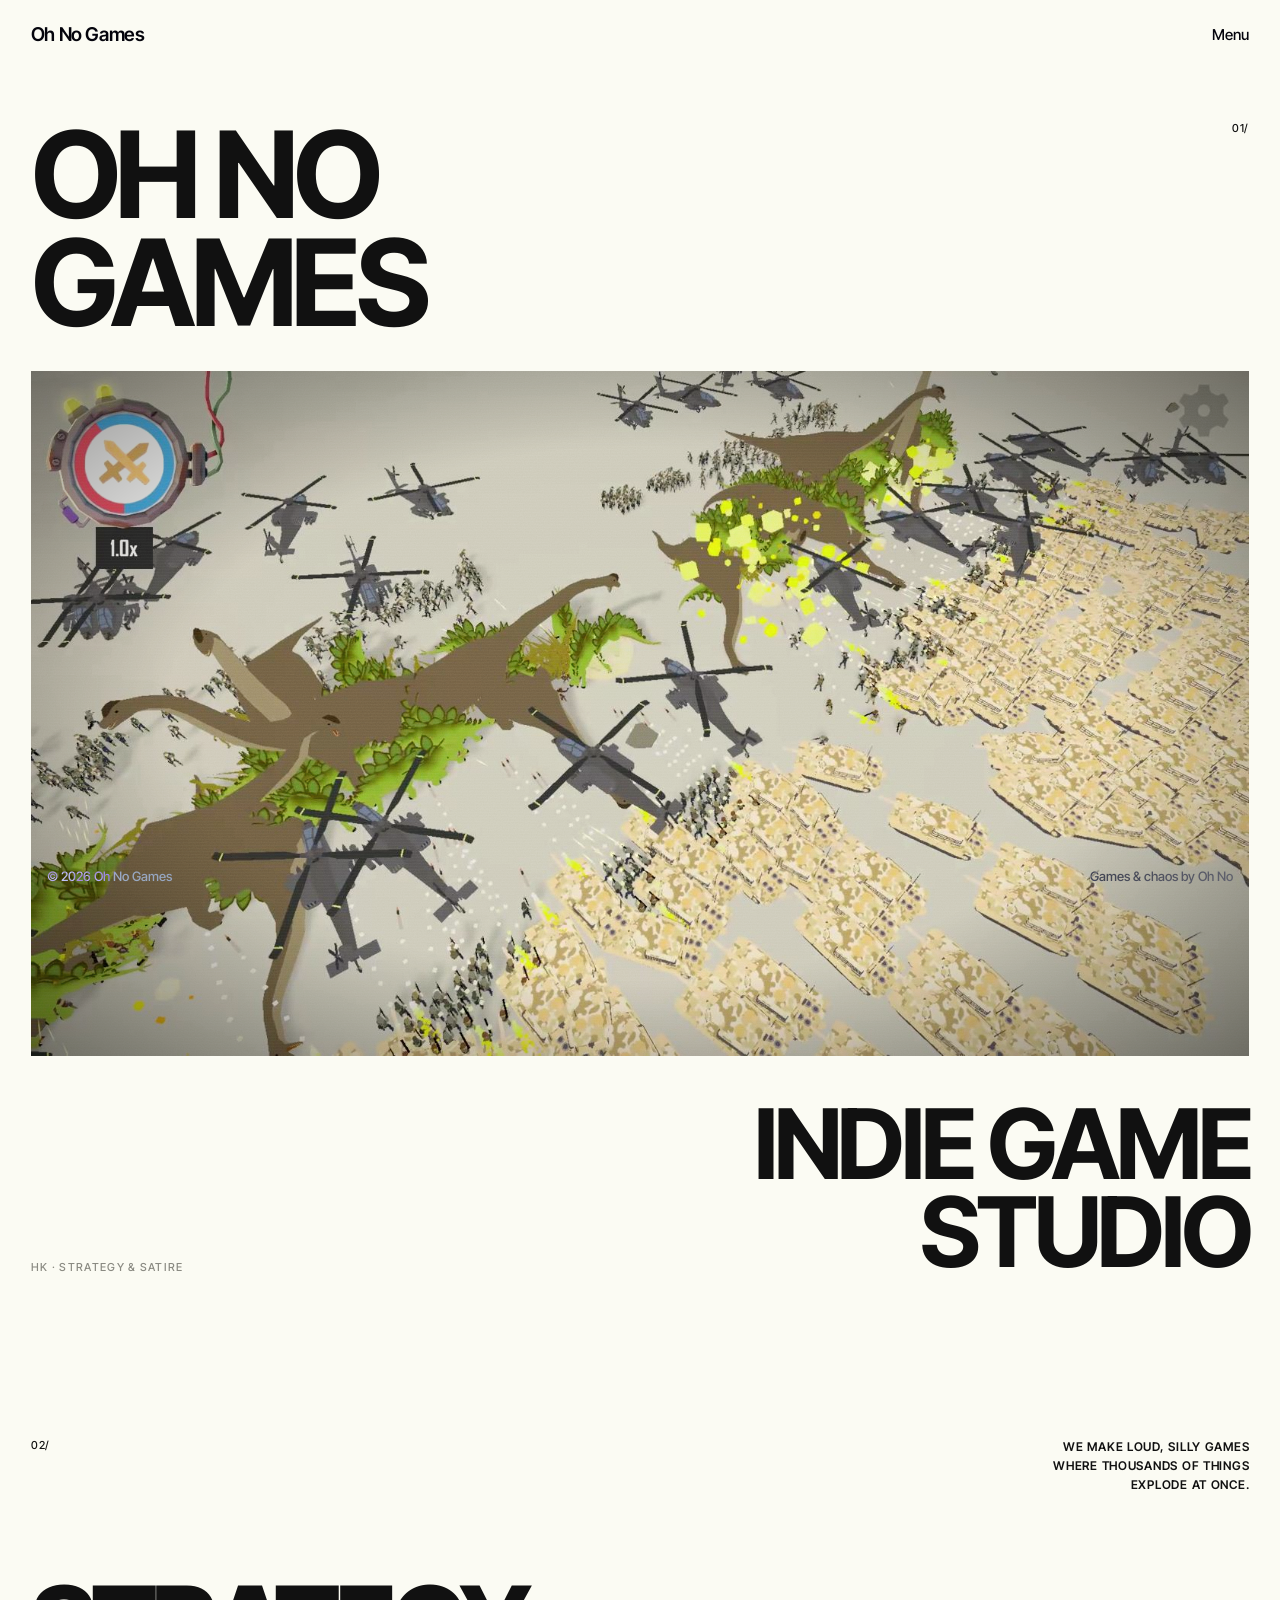
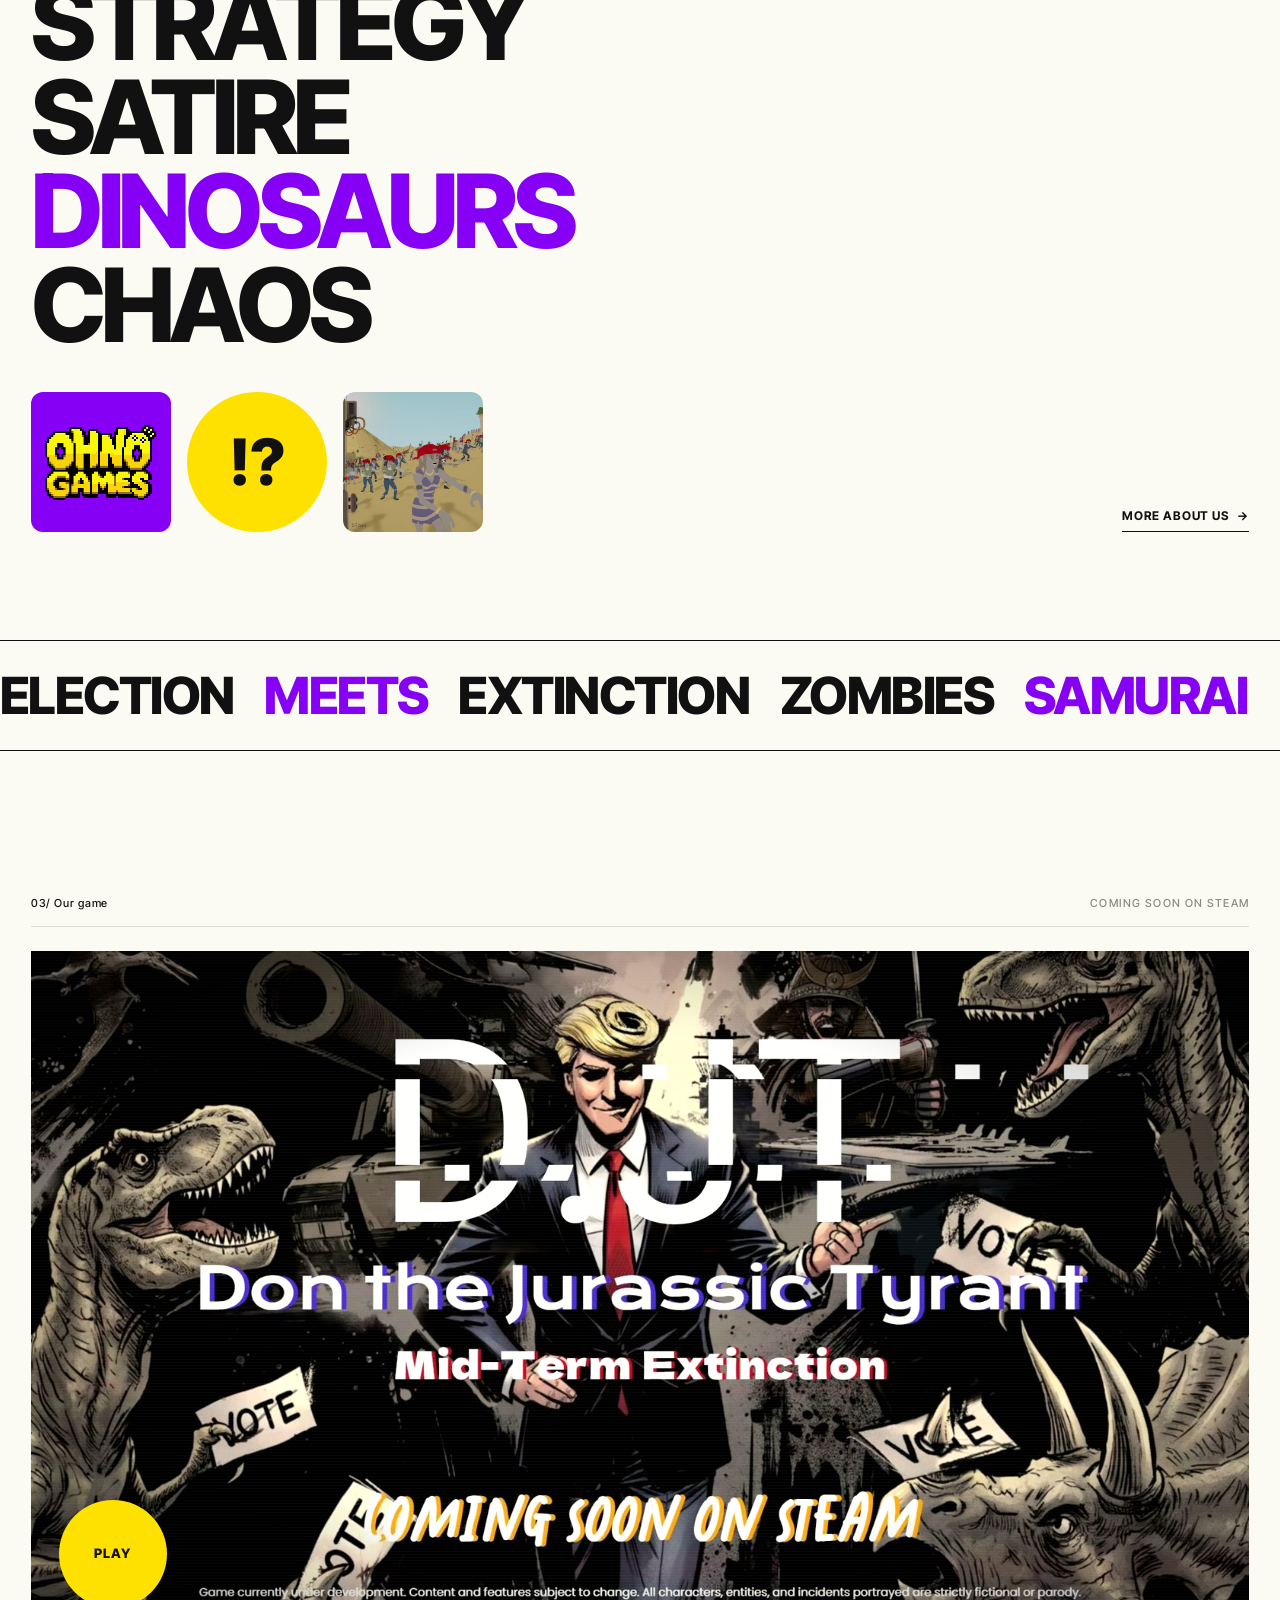
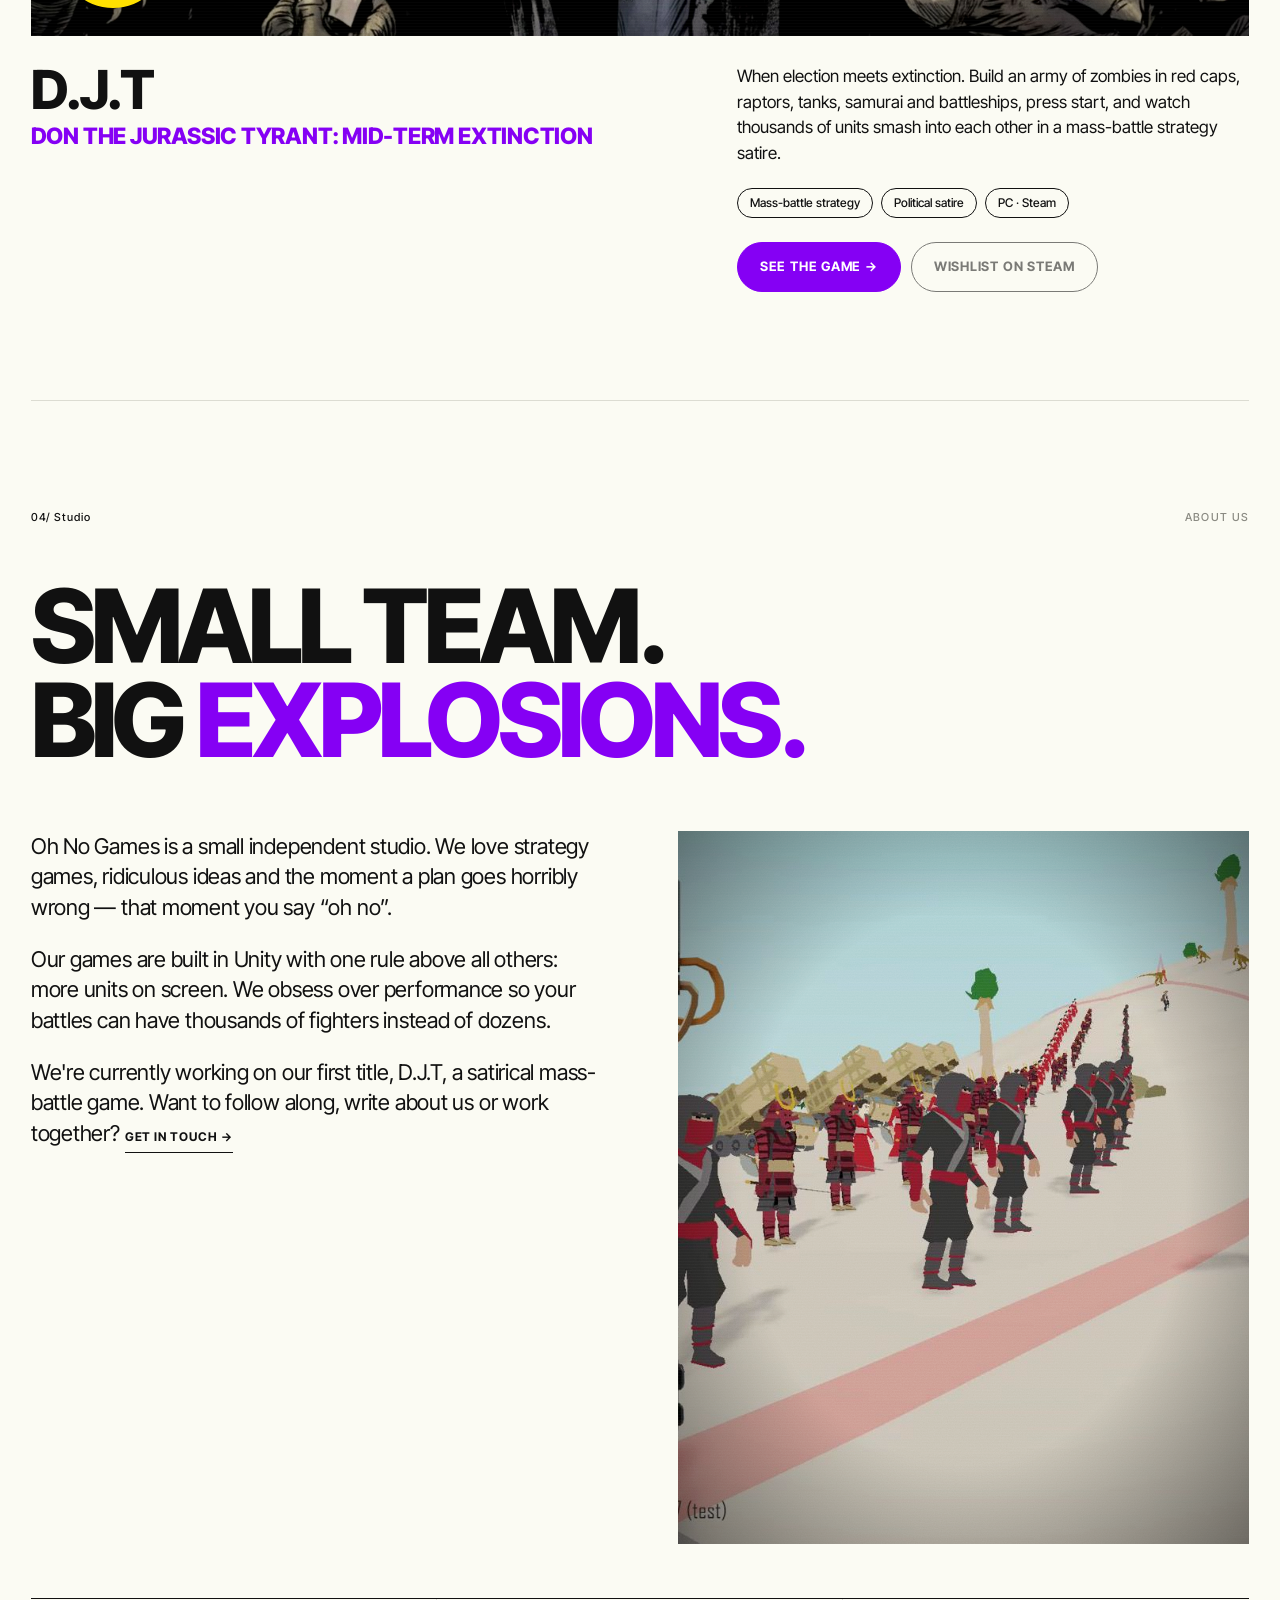
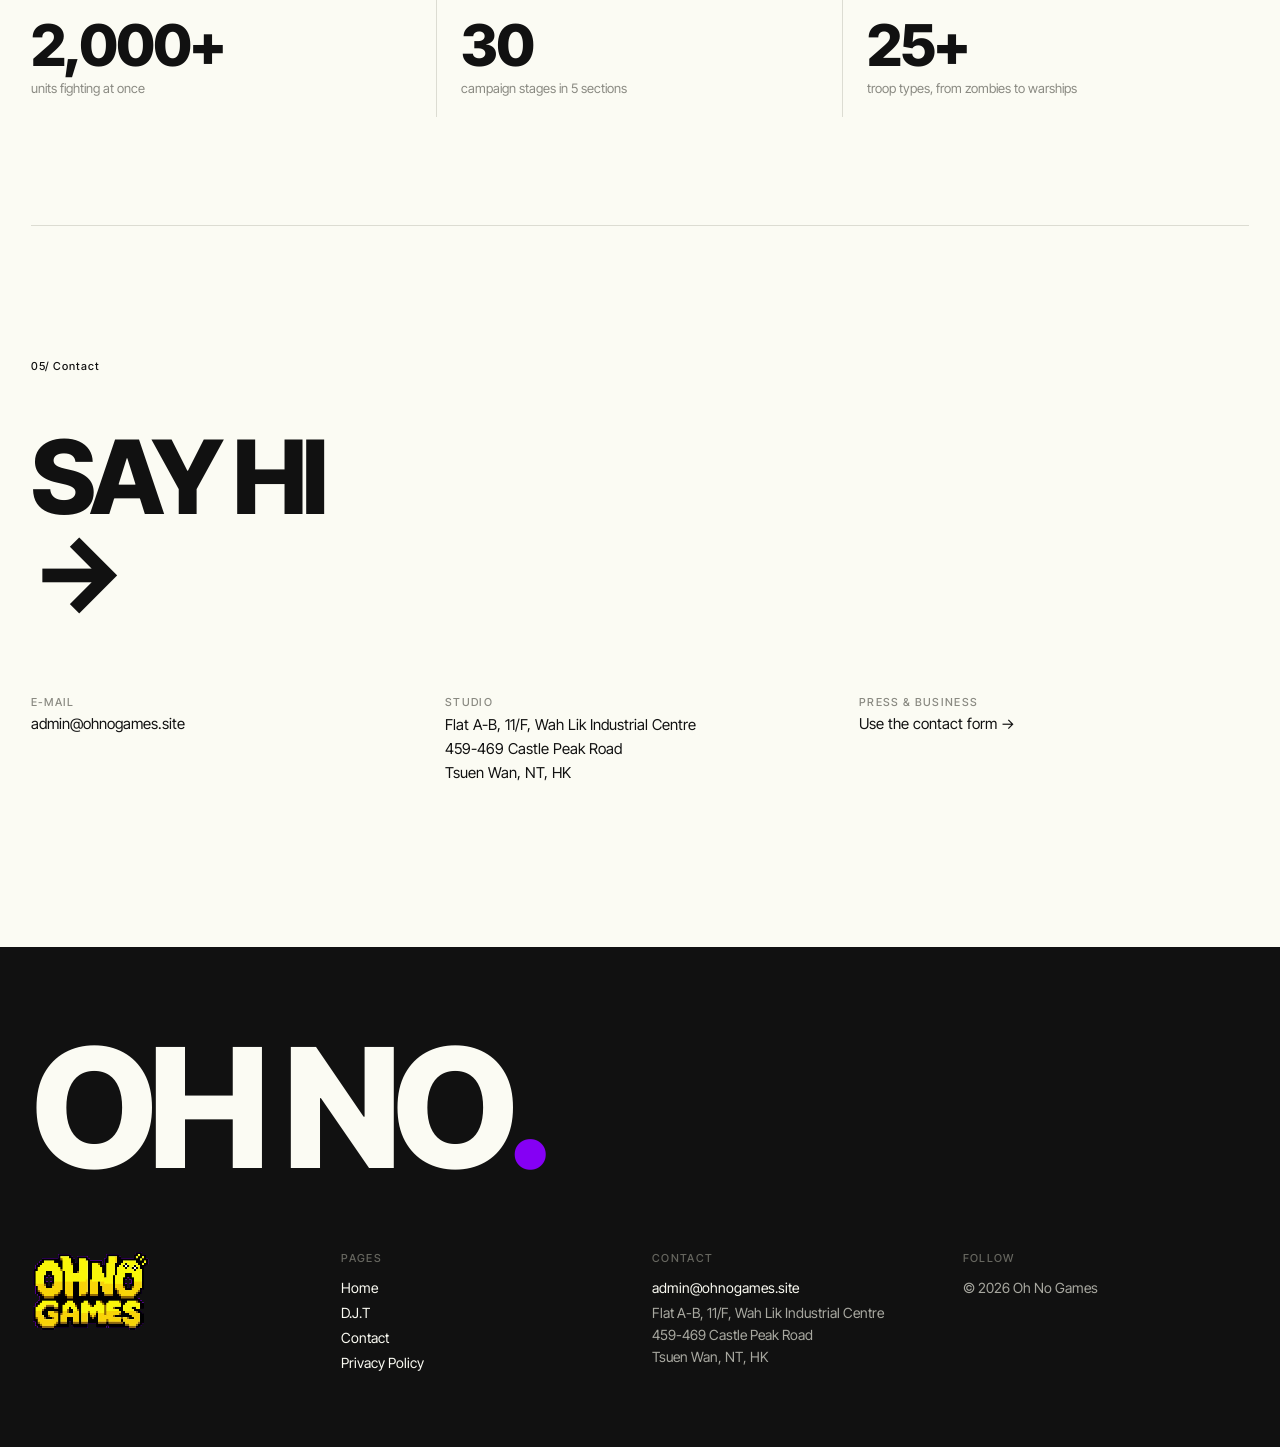
<file: index.html>
<!DOCTYPE html>
<html lang="en">
<head>
	<meta charset="utf-8">
	<meta name="viewport" content="width=device-width, initial-scale=1">
	<title>Oh No Games — Indie Game Studio</title>
	<meta name="description" content="Oh No Games is an independent game studio making loud, silly strategy games. Our first game: D.J.T — Don the Jurassic Tyrant: Mid-Term Extinction, coming soon on Steam.">
	<meta property="og:title" content="Oh No Games — Indie Game Studio">
	<meta property="og:description" content="Loud, silly strategy games where thousands of things explode at once.">
	<meta property="og:image" content="https://ohnogames.site/assets/img/og.jpg">
	<meta property="og:url" content="https://ohnogames.site/">
	<meta name="twitter:card" content="summary_large_image">
	<link rel="icon" type="image/png" href="assets/img/favicon.png">
	<link rel="preconnect" href="https://fonts.googleapis.com">
	<link rel="preconnect" href="https://fonts.gstatic.com" crossorigin>
	<link href="https://fonts.googleapis.com/css2?family=Inter+Tight:wght@400;500;600;700;800&display=swap" rel="stylesheet">
	<link rel="stylesheet" href="assets/style.css">
</head>
<body>

	<!-- Intro: flashing words, then the spaced-out name -->
	<div class="loader" aria-hidden="true">
		<div class="loader-word">OH</div>
		<div class="loader-word purple">NO</div>
		<div class="loader-word">GAMES</div>
		<div class="loader-title">
			<div class="spaced"><span>O</span><span>H</span><span>&nbsp;</span><span>N</span><span>O</span></div>
			<div class="rule"></div>
			<small>Independent game studio · <span data-year>2026</span></small>
		</div>
	</div>

	<header class="site-header">
		<a class="brand" href="index.html" data-site="company">Oh No Games</a>
		<button class="menu-btn" data-menu-open>Menu</button>
	</header>

	<div class="menu" aria-hidden="true">
		<div class="menu-top">
			<a class="brand" href="index.html" data-site="company">Oh No Games</a>
			<button class="menu-btn" data-menu-close>Close</button>
		</div>
		<nav>
			<a href="index.html">Home <small>01</small></a>
			<a href="game.html">D.J.T <small>02</small></a>
			<a href="index.html#studio">Studio <small>03</small></a>
			<a href="contact.html">Contact <small>04</small></a>
			<a href="privacy.html">Privacy <small>05</small></a>
		</nav>
		<div class="menu-foot">
			<a data-site="email-link" href="mailto:hello@ohnogames.site">hello@ohnogames.site</a>
			<span data-site="address-inline"></span>
		</div>
	</div>

	<div class="corner left">© <span data-year>2026</span> <span data-site="company">Oh No Games</span></div>
	<div class="corner right">Games &amp; chaos by Oh No</div>

	<main>
		<!-- 01 Hero -->
		<section class="hero">
			<div class="hero-top">
				<h1 class="mega lines">Oh No<br>Games</h1>
				<span class="idx">01/</span>
			</div>
			<div class="film hero-media">
				<img src="assets/img/battle-air.jpg" alt="Dinosaurs, helicopters and tanks clash in a huge battle in D.J.T">
			</div>
			<div class="hero-sub">
				<span class="label"><span data-site="city">Your city</span> · Strategy &amp; satire</span>
				<h2 class="mega right lines">Indie game<br>studio</h2>
			</div>
		</section>

		<!-- 02 What we do -->
		<section class="statement">
			<div class="row">
				<span class="idx">02/</span>
				<p class="small-caps reveal">We make loud, silly games where thousands of things explode at once.</p>
			</div>
			<h2 class="huge lines">Strategy<br>Satire<br><span class="purple">Dinosaurs</span><br>Chaos</h2>
			<div class="chips">
				<div class="chips-left reveal">
					<div class="chip logo"><img src="assets/img/ohno-logo.png" alt="Oh No Games logo"></div>
					<div class="chip circle">!?</div>
					<div class="chip photo"><img src="assets/img/zombies.jpg" alt="Zombies in red caps"></div>
				</div>
				<a class="arrow-link reveal" href="#studio">More about us <span>→</span></a>
			</div>
		</section>

		<div class="marquee" aria-hidden="true">
			<div class="marquee-track">
				<span>Election</span><span>meets</span><span>Extinction</span><span>Zombies</span><span>Samurai</span><span>Kaboom</span><span>Oil</span><span>Votes</span><span>T-Rex</span>
				<span>Election</span><span>meets</span><span>Extinction</span><span>Zombies</span><span>Samurai</span><span>Kaboom</span><span>Oil</span><span>Votes</span><span>T-Rex</span>
			</div>
		</div>

		<!-- 03 Featured game -->
		<section class="featured" id="game">
			<div class="featured-head" style="margin-top:10vh">
				<span class="idx">03/ Our game</span>
				<span class="label">Coming soon on Steam</span>
			</div>
			<a class="film featured-media" href="game.html#trailer">
				<img src="assets/img/keyart.jpg" alt="D.J.T — Don the Jurassic Tyrant key art">
				<span class="play">PLAY</span>
			</a>
			<div class="featured-info">
				<h3 class="reveal">D.J.T <span>Don the Jurassic Tyrant: Mid-Term Extinction</span></h3>
				<div class="reveal">
					<p>When election meets extinction. Build an army of zombies in red caps, raptors, tanks, samurai and battleships, press start, and watch thousands of units smash into each other in a mass-battle strategy satire.</p>
					<div class="tags">
						<span class="tag">Mass-battle strategy</span>
						<span class="tag">Political satire</span>
						<span class="tag">PC · Steam</span>
					</div>
					<div class="btns">
						<a class="btn solid" href="game.html">See the game →</a>
						<a class="btn" data-link="steamUrl" href="#" target="_blank" rel="noopener">Wishlist on Steam</a>
					</div>
				</div>
			</div>
		</section>

		<!-- 04 Studio -->
		<section class="studio" id="studio">
			<div class="row">
				<span class="idx">04/ Studio</span>
				<span class="label">About us</span>
			</div>
			<h2 class="huge lines" style="margin-top:6vh">Small team.<br>Big <span class="purple">explosions.</span></h2>
			<div class="studio-grid">
				<div class="reveal">
					<p>Oh No Games is a small independent studio. We love strategy games, ridiculous ideas and the moment a plan goes horribly wrong — that moment you say “oh no”.</p>
					<p>Our games are built in Unity with one rule above all others: more units on screen. We obsess over performance so your battles can have thousands of fighters instead of dozens.</p>
					<p>We're currently working on our first title, D.J.T, a satirical mass-battle game. Want to follow along, write about us or work together? <a class="arrow-link" href="contact.html">Get in touch →</a></p>
				</div>
				<div class="film"><img src="assets/img/samurai.jpg" alt="Ninjas and samurai face a velociraptor"></div>
			</div>
			<div class="facts reveal">
				<div><b>2,000+</b><span>units fighting at once</span></div>
				<div><b>30</b><span>campaign stages in 5 sections</span></div>
				<div><b>25+</b><span>troop types, from zombies to warships</span></div>
			</div>
		</section>

		<!-- 05 Contact -->
		<section class="cta">
			<span class="idx">05/ Contact</span>
			<a class="huge cta-big lines" href="contact.html" style="margin-top:6vh">Say hi<br>→</a>
			<div class="cta-grid reveal">
				<div><span class="label">E-mail</span><br><a data-site="email-link" href="mailto:hello@ohnogames.site">hello@ohnogames.site</a></div>
				<div><span class="label">Studio</span><br><address class="address-block" data-site="address"></address></div>
				<div><span class="label">Press &amp; business</span><br><a href="contact.html">Use the contact form →</a></div>
			</div>
		</section>
	</main>

	<footer class="site-footer">
		<div class="huge">Oh no<span>.</span></div>
		<div class="footer-grid">
			<div><img class="footer-logo" src="assets/img/ohno-logo.png" alt="Oh No Games"></div>
			<div><span class="label">Pages</span><a href="index.html">Home</a><a href="game.html">D.J.T</a><a href="contact.html">Contact</a><a href="privacy.html">Privacy Policy</a></div>
			<div><span class="label">Contact</span><a data-site="email-link" href="mailto:hello@ohnogames.site">hello@ohnogames.site</a><address class="address-block" data-site="address"></address></div>
			<div><span class="label">Follow</span><a data-link="steamUrl" data-hide-empty href="#" target="_blank" rel="noopener">Steam</a><a data-link="youtubeUrl" data-hide-empty href="#" target="_blank" rel="noopener">YouTube</a><a data-link="xUrl" data-hide-empty href="#" target="_blank" rel="noopener">X / Twitter</a><a data-link="discordUrl" data-hide-empty href="#" target="_blank" rel="noopener">Discord</a><span>© <span data-year>2026</span> <span data-site="legalName">Oh No Games</span></span></div>
		</div>
	</footer>

	<script src="assets/config.js"></script>
	<script src="assets/main.js"></script>
</body>
</html>
</file>
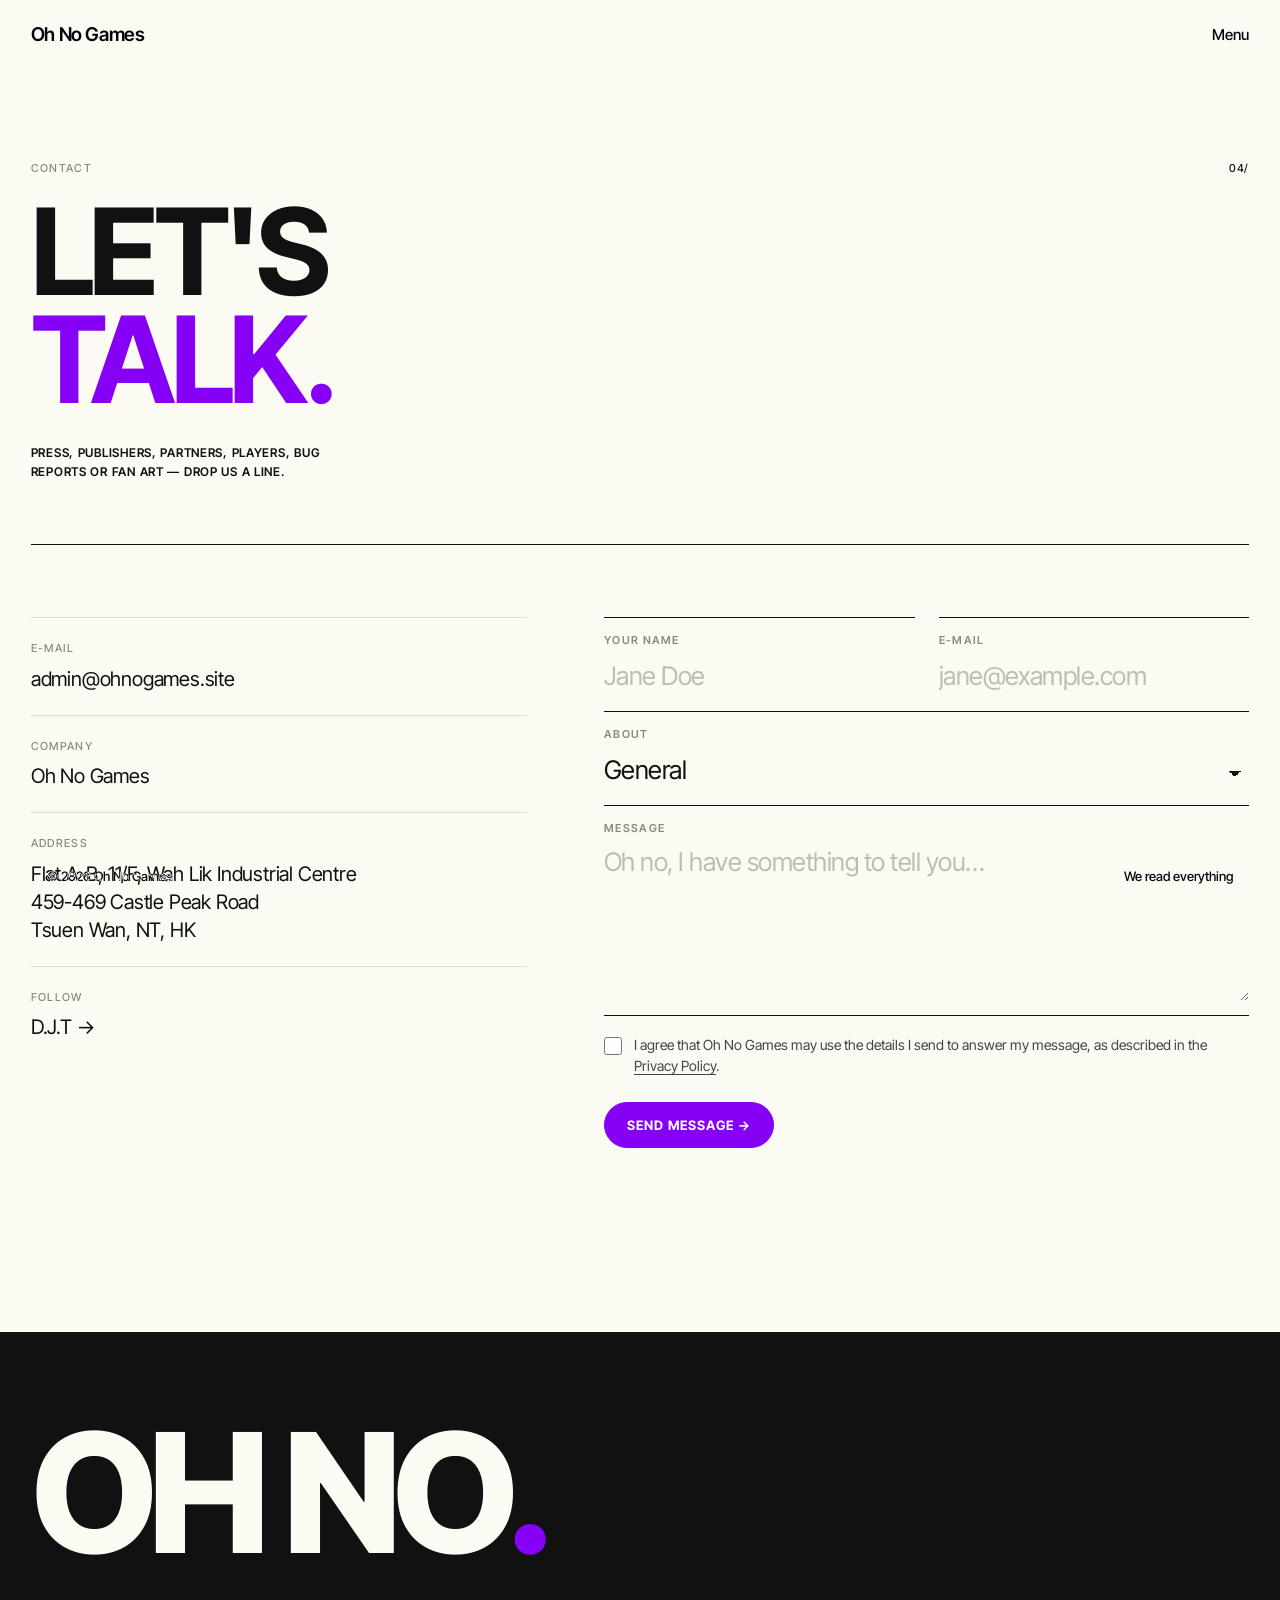
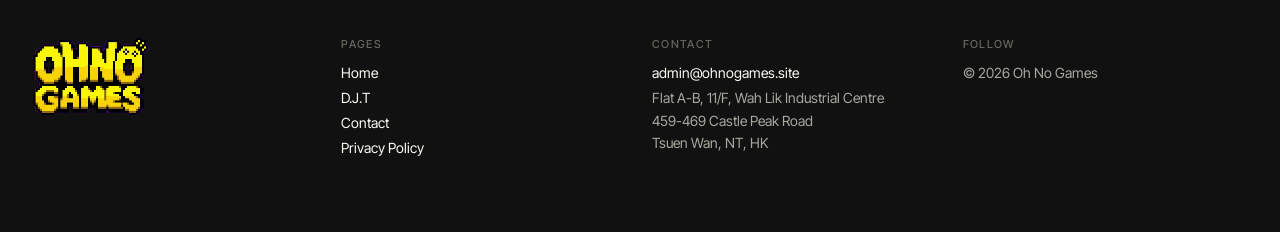
<file: contact.html>
<!DOCTYPE html>
<html lang="en">
<head>
	<meta charset="utf-8">
	<meta name="viewport" content="width=device-width, initial-scale=1">
	<title>Contact · Oh No Games</title>
	<meta name="description" content="Contact Oh No Games: press, business, support or just to say hi.">
	<link rel="icon" type="image/png" href="assets/img/favicon.png">
	<link rel="preconnect" href="https://fonts.googleapis.com">
	<link rel="preconnect" href="https://fonts.gstatic.com" crossorigin>
	<link href="https://fonts.googleapis.com/css2?family=Inter+Tight:wght@400;500;600;700;800&display=swap" rel="stylesheet">
	<link rel="stylesheet" href="assets/style.css">
</head>
<body>

	<header class="site-header">
		<a class="brand" href="index.html" data-site="company">Oh No Games</a>
		<button class="menu-btn" data-menu-open>Menu</button>
	</header>

	<div class="menu" aria-hidden="true">
		<div class="menu-top">
			<a class="brand" href="index.html" data-site="company">Oh No Games</a>
			<button class="menu-btn" data-menu-close>Close</button>
		</div>
		<nav>
			<a href="index.html">Home <small>01</small></a>
			<a href="game.html">D.J.T <small>02</small></a>
			<a href="index.html#studio">Studio <small>03</small></a>
			<a href="contact.html">Contact <small>04</small></a>
			<a href="privacy.html">Privacy <small>05</small></a>
		</nav>
		<div class="menu-foot">
			<a data-site="email-link" href="mailto:hello@ohnogames.site">hello@ohnogames.site</a>
			<span data-site="address-inline"></span>
		</div>
	</div>

	<div class="corner left">© <span data-year>2026</span> <span data-site="company">Oh No Games</span></div>
	<div class="corner right">We read everything</div>

	<main>
		<section class="page-hero">
			<div class="row"><span class="label">Contact</span><span class="idx">04/</span></div>
			<h1 class="mega lines" style="margin-top:20px">Let's<br><span class="purple">talk.</span></h1>
			<div class="row">
				<p class="small-caps reveal" style="max-width:340px">Press, publishers, partners, players, bug reports or fan art — drop us a line.</p>
			</div>
		</section>

		<section class="contact-grid">
			<div class="contact-info reveal">
				<div>
					<span class="label">E-mail</span>
					<a data-site="email-link" href="mailto:hello@ohnogames.site">hello@ohnogames.site</a>
				</div>
				<div>
					<span class="label">Company</span>
					<p data-site="legalName">Oh No Games</p>
					<p class="label" style="margin-top:6px" data-site="registration" data-hide-empty></p>
				</div>
				<div>
					<span class="label">Address</span>
					<address class="address-block" data-site="address"></address>
				</div>
				<div>
					<span class="label">Follow</span>
					<div class="socials">
						<a data-link="steamUrl" data-hide-empty href="#" target="_blank" rel="noopener">Steam</a>
						<a data-link="youtubeUrl" data-hide-empty href="#" target="_blank" rel="noopener">YouTube</a>
						<a data-link="xUrl" data-hide-empty href="#" target="_blank" rel="noopener">X</a>
						<a data-link="discordUrl" data-hide-empty href="#" target="_blank" rel="noopener">Discord</a>
						<a href="game.html">D.J.T →</a>
					</div>
				</div>
			</div>

			<form id="contact-form" class="reveal" novalidate>
				<div class="split">
					<div class="field">
						<label class="top" for="name">Your name</label>
						<input type="text" id="name" name="name" placeholder="Jane Doe" required autocomplete="name">
					</div>
					<div class="field">
						<label class="top" for="email">E-mail</label>
						<input type="email" id="email" name="email" placeholder="jane@example.com" required autocomplete="email">
					</div>
				</div>
				<div class="field">
					<label class="top" for="topic">About</label>
					<select id="topic" name="topic">
						<option>General</option>
						<option>Press / Media</option>
						<option>Business / Publishing</option>
						<option>Bug report / Support</option>
						<option>Privacy request</option>
					</select>
				</div>
				<div class="field">
					<label class="top" for="message">Message</label>
					<textarea id="message" name="message" placeholder="Oh no, I have something to tell you…" required></textarea>
				</div>
				<div class="hp" aria-hidden="true"><label>Leave this empty <input type="text" name="website" tabindex="-1" autocomplete="off"></label></div>
				<label class="consent">
					<input type="checkbox" name="consent" required>
					<span>I agree that Oh No Games may use the details I send to answer my message, as described in the <a href="privacy.html#contact-form">Privacy Policy</a>.</span>
				</label>
				<button class="btn solid" type="submit">Send message →</button>
				<p class="form-status" role="status" aria-live="polite"></p>
			</form>
		</section>
	</main>

	<footer class="site-footer">
		<div class="huge">Oh no<span>.</span></div>
		<div class="footer-grid">
			<div><img class="footer-logo" src="assets/img/ohno-logo.png" alt="Oh No Games"></div>
			<div><span class="label">Pages</span><a href="index.html">Home</a><a href="game.html">D.J.T</a><a href="contact.html">Contact</a><a href="privacy.html">Privacy Policy</a></div>
			<div><span class="label">Contact</span><a data-site="email-link" href="mailto:hello@ohnogames.site">hello@ohnogames.site</a><address class="address-block" data-site="address"></address></div>
			<div><span class="label">Follow</span><a data-link="steamUrl" data-hide-empty href="#" target="_blank" rel="noopener">Steam</a><a data-link="youtubeUrl" data-hide-empty href="#" target="_blank" rel="noopener">YouTube</a><a data-link="xUrl" data-hide-empty href="#" target="_blank" rel="noopener">X / Twitter</a><a data-link="discordUrl" data-hide-empty href="#" target="_blank" rel="noopener">Discord</a><span>© <span data-year>2026</span> <span data-site="legalName">Oh No Games</span></span></div>
		</div>
	</footer>

	<script src="assets/config.js"></script>
	<script src="assets/main.js"></script>
	<script>
		// Simple validation before main.js sends the form
		document.addEventListener("submit", function (e) {
			var f = e.target, st = f.querySelector(".form-status");
			if (f.id !== "contact-form") return;
			if (!f.checkValidity()) {
				e.stopImmediatePropagation(); e.preventDefault();
				st.className = "form-status err";
				st.textContent = !f.consent.checked && f.name.value && f.email.validity.valid && f.message.value
					? "Please tick the consent box." : "Please fill in your name, a valid e-mail and a message.";
			}
		}, true);
	</script>
</body>
</html>
</file>
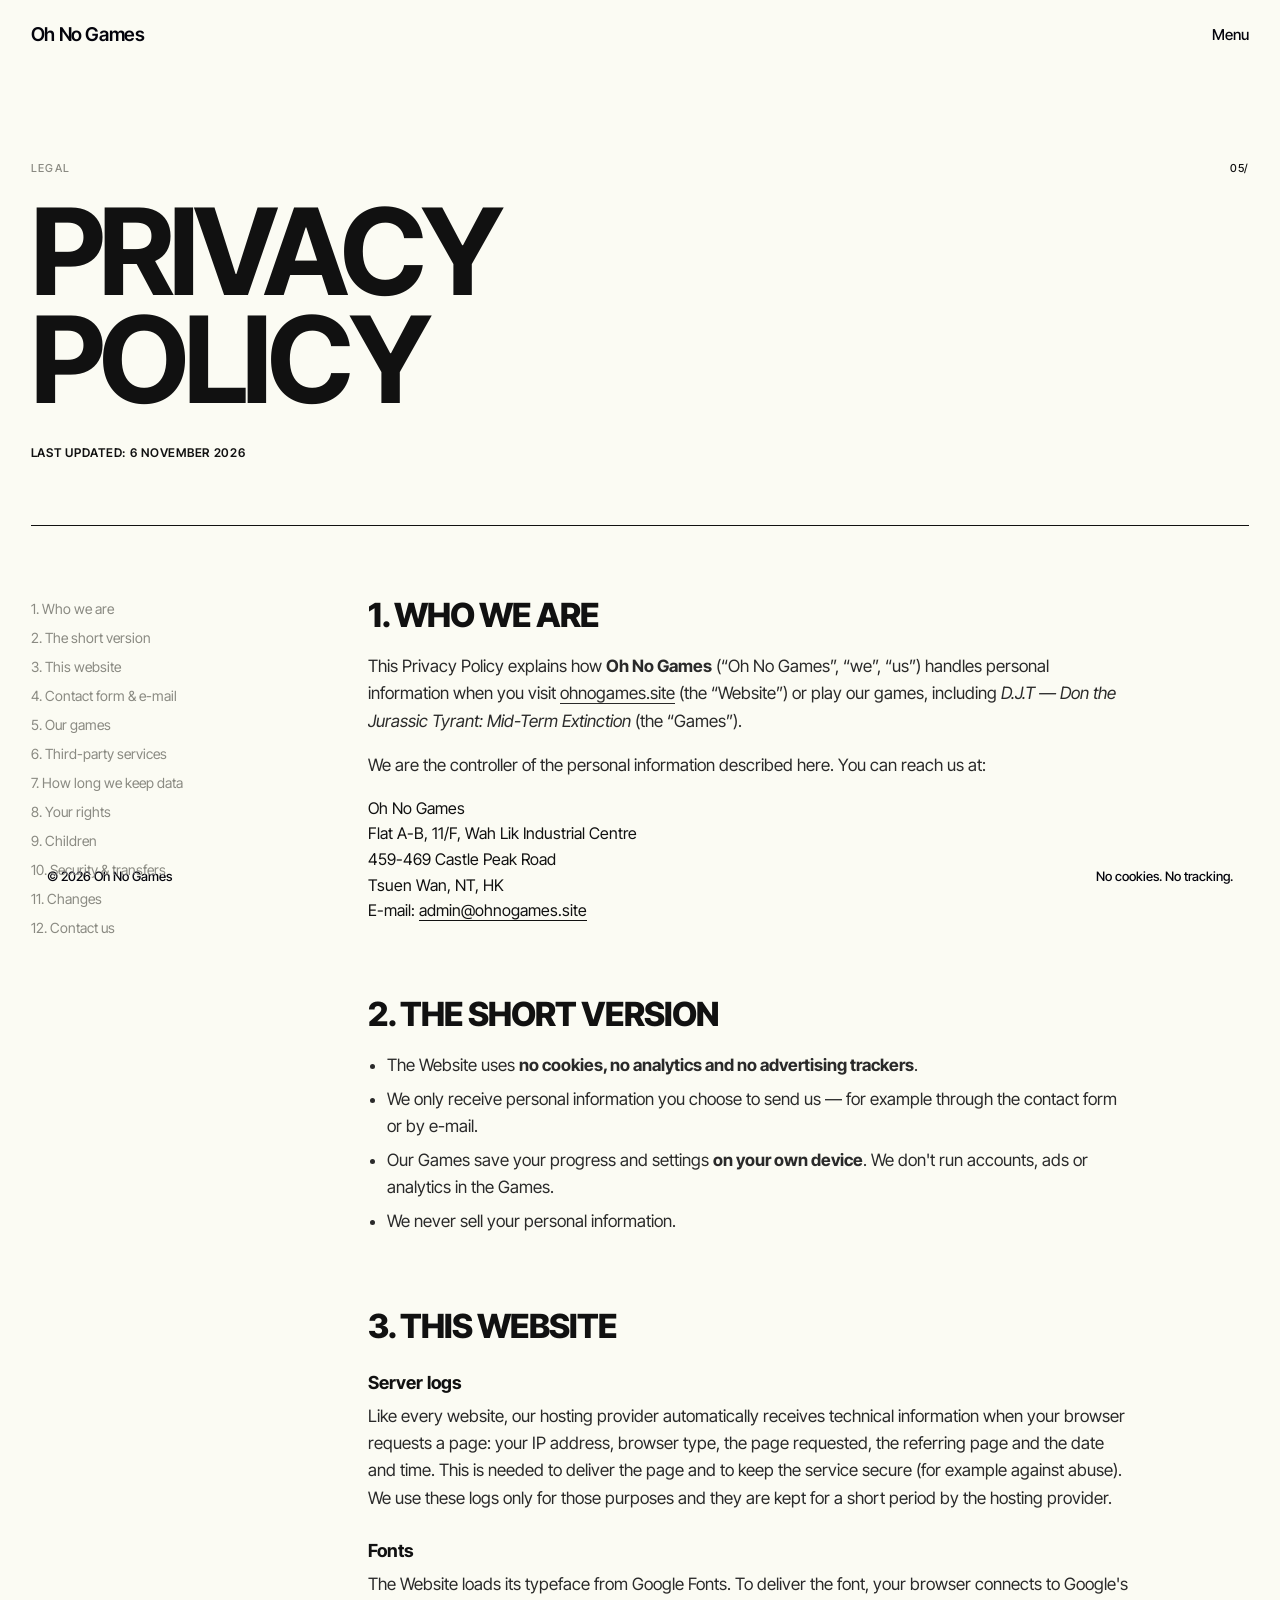
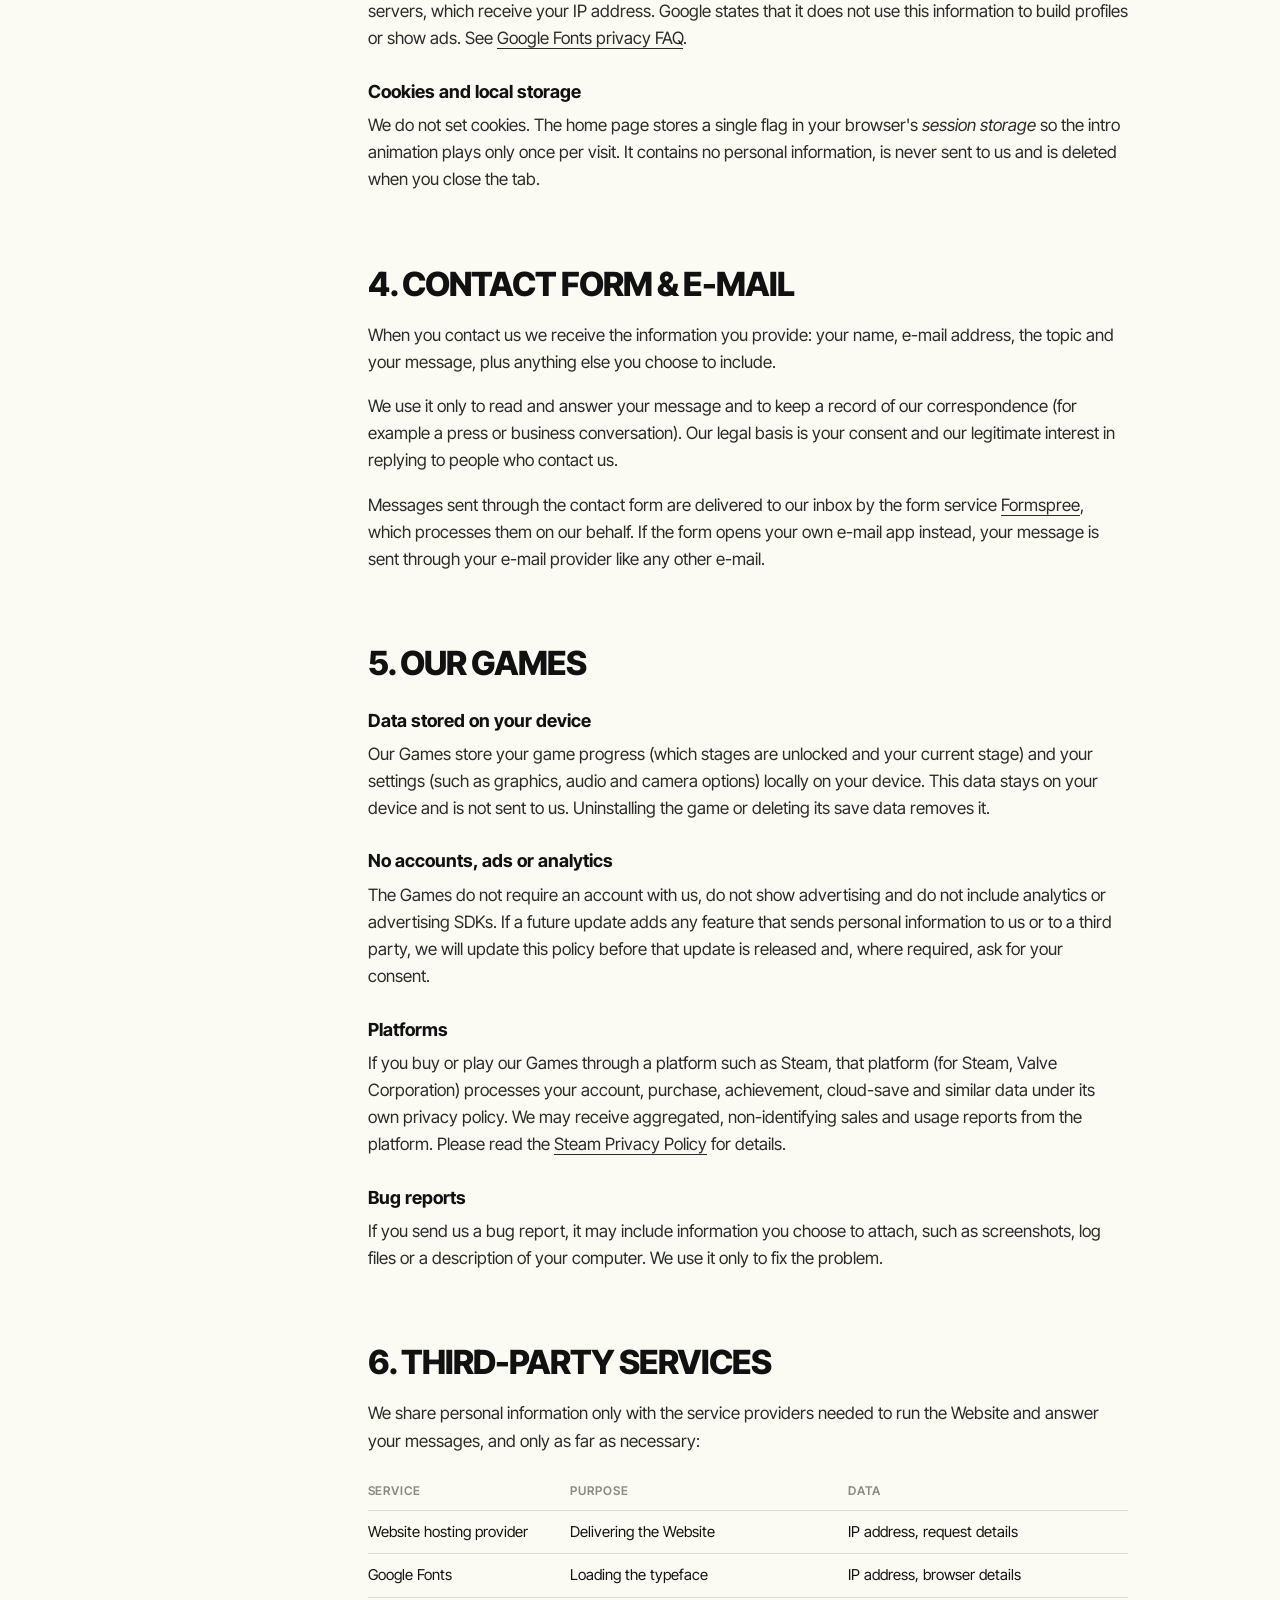
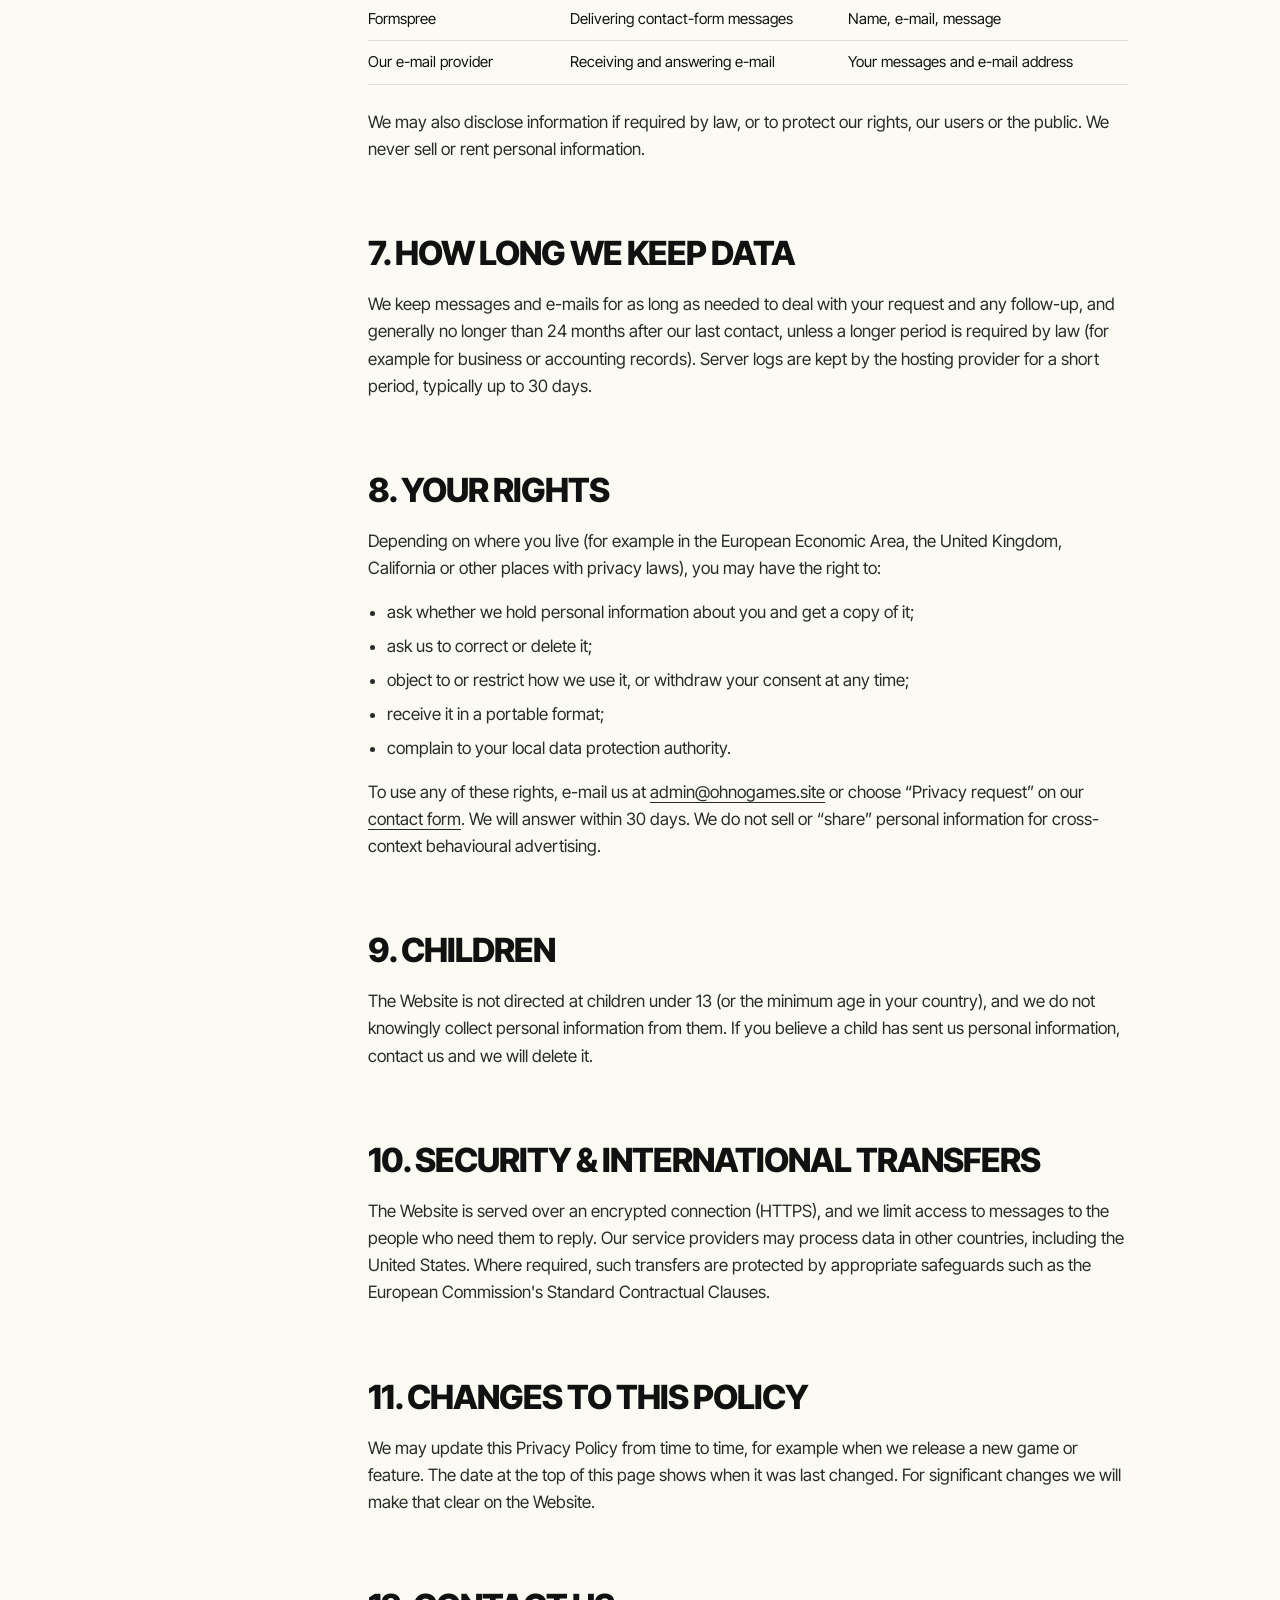
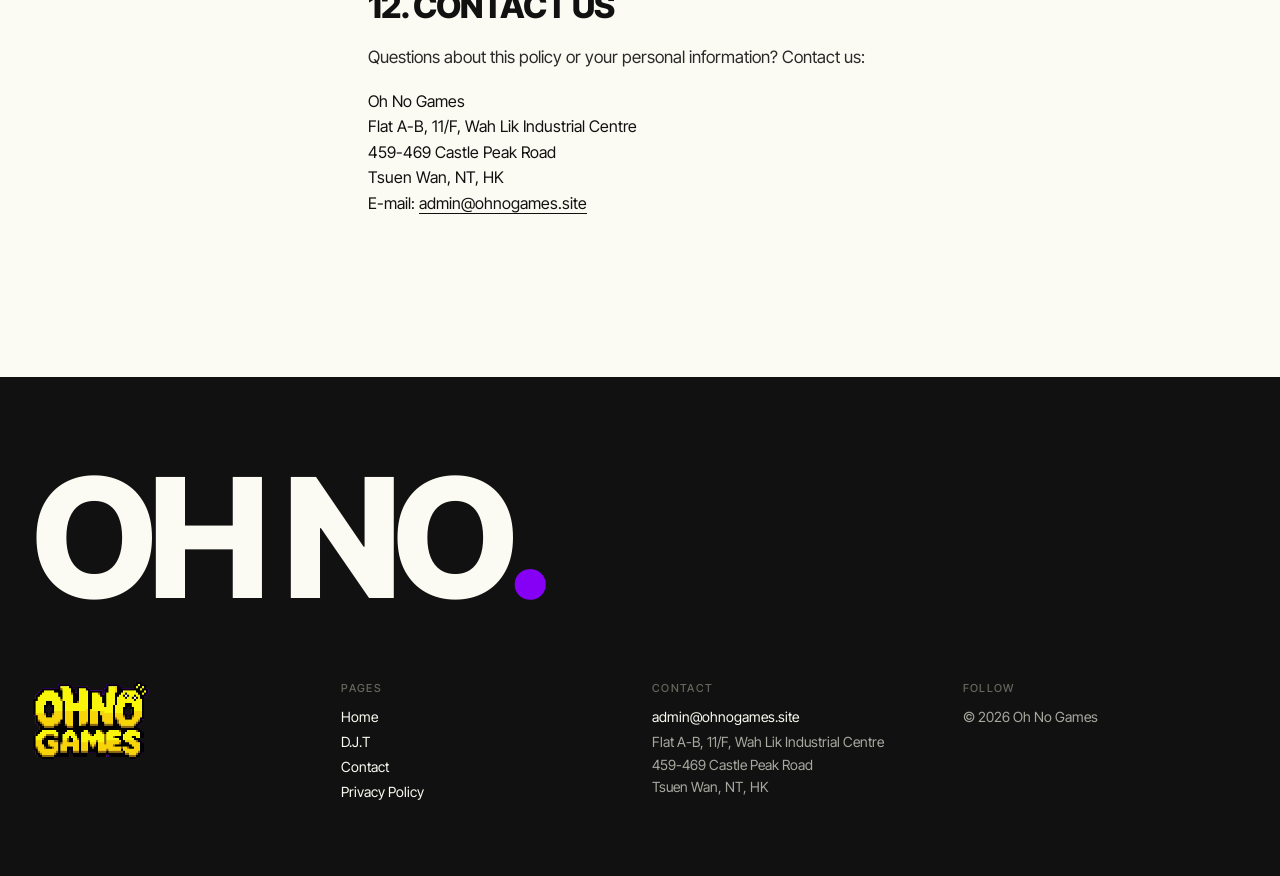
<file: privacy.html>
<!DOCTYPE html>
<html lang="en">
<head>
	<meta charset="utf-8">
	<meta name="viewport" content="width=device-width, initial-scale=1">
	<title>Privacy Policy · Oh No Games</title>
	<meta name="description" content="Privacy Policy for the Oh No Games website and games, including D.J.T — Don the Jurassic Tyrant.">
	<link rel="icon" type="image/png" href="assets/img/favicon.png">
	<link rel="preconnect" href="https://fonts.googleapis.com">
	<link rel="preconnect" href="https://fonts.gstatic.com" crossorigin>
	<link href="https://fonts.googleapis.com/css2?family=Inter+Tight:wght@400;500;600;700;800&display=swap" rel="stylesheet">
	<link rel="stylesheet" href="assets/style.css">
</head>
<body>

	<header class="site-header">
		<a class="brand" href="index.html" data-site="company">Oh No Games</a>
		<button class="menu-btn" data-menu-open>Menu</button>
	</header>

	<div class="menu" aria-hidden="true">
		<div class="menu-top">
			<a class="brand" href="index.html" data-site="company">Oh No Games</a>
			<button class="menu-btn" data-menu-close>Close</button>
		</div>
		<nav>
			<a href="index.html">Home <small>01</small></a>
			<a href="game.html">D.J.T <small>02</small></a>
			<a href="index.html#studio">Studio <small>03</small></a>
			<a href="contact.html">Contact <small>04</small></a>
			<a href="privacy.html">Privacy <small>05</small></a>
		</nav>
		<div class="menu-foot">
			<a data-site="email-link" href="mailto:hello@ohnogames.site">hello@ohnogames.site</a>
			<span data-site="address-inline"></span>
		</div>
	</div>

	<div class="corner left">© <span data-year>2026</span> <span data-site="company">Oh No Games</span></div>
	<div class="corner right">No cookies. No tracking.</div>

	<main>
		<section class="page-hero">
			<div class="row"><span class="label">Legal</span><span class="idx">05/</span></div>
			<h1 class="mega lines" style="margin-top:20px">Privacy<br>Policy</h1>
			<div class="row">
				<p class="small-caps">Last updated: <span data-site="updated">6 November 2026</span></p>
			</div>
		</section>

		<section class="doc">
			<nav class="doc-nav">
				<a href="#who">1. Who we are</a>
				<a href="#summary">2. The short version</a>
				<a href="#website">3. This website</a>
				<a href="#contact-form">4. Contact form &amp; e-mail</a>
				<a href="#games">5. Our games</a>
				<a href="#third-parties">6. Third-party services</a>
				<a href="#retention">7. How long we keep data</a>
				<a href="#rights">8. Your rights</a>
				<a href="#children">9. Children</a>
				<a href="#security">10. Security &amp; transfers</a>
				<a href="#changes">11. Changes</a>
				<a href="#contact">12. Contact us</a>
			</nav>

			<div class="doc-body">
				<h2 id="who">1. Who we are</h2>
				<p>This Privacy Policy explains how <strong data-site="legalName">Oh No Games</strong> (“Oh No Games”, “we”, “us”) handles personal information when you visit <a href="https://ohnogames.site">ohnogames.site</a> (the “Website”) or play our games, including <em>D.J.T — Don the Jurassic Tyrant: Mid-Term Extinction</em> (the “Games”).</p>
				<p>We are the controller of the personal information described here. You can reach us at:</p>
				<div style="margin-bottom:1em"><address class="address-block"><span data-site="legalName">Oh No Games</span><br><span data-site="address"></span><br>E-mail: <a data-site="email-link" href="mailto:hello@ohnogames.site">hello@ohnogames.site</a></address></div>

				<h2 id="summary">2. The short version</h2>
				<ul>
					<li>The Website uses <strong>no cookies, no analytics and no advertising trackers</strong>.</li>
					<li>We only receive personal information you choose to send us — for example through the contact form or by e-mail.</li>
					<li>Our Games save your progress and settings <strong>on your own device</strong>. We don't run accounts, ads or analytics in the Games.</li>
					<li>We never sell your personal information.</li>
				</ul>

				<h2 id="website">3. This website</h2>
				<h3>Server logs</h3>
				<p>Like every website, our hosting provider automatically receives technical information when your browser requests a page: your IP address, browser type, the page requested, the referring page and the date and time. This is needed to deliver the page and to keep the service secure (for example against abuse). We use these logs only for those purposes and they are kept for a short period by the hosting provider.</p>
				<h3>Fonts</h3>
				<p>The Website loads its typeface from Google Fonts. To deliver the font, your browser connects to Google's servers, which receive your IP address. Google states that it does not use this information to build profiles or show ads. See <a href="https://developers.google.com/fonts/faq/privacy" target="_blank" rel="noopener">Google Fonts privacy FAQ</a>.</p>
				<h3>Cookies and local storage</h3>
				<p>We do not set cookies. The home page stores a single flag in your browser's <em>session storage</em> so the intro animation plays only once per visit. It contains no personal information, is never sent to us and is deleted when you close the tab.</p>

				<h2 id="contact-form">4. Contact form &amp; e-mail</h2>
				<p>When you contact us we receive the information you provide: your name, e-mail address, the topic and your message, plus anything else you choose to include.</p>
				<p>We use it only to read and answer your message and to keep a record of our correspondence (for example a press or business conversation). Our legal basis is your consent and our legitimate interest in replying to people who contact us.</p>
				<p>Messages sent through the contact form are delivered to our inbox by the form service <a href="https://formspree.io/legal/privacy-policy" target="_blank" rel="noopener">Formspree</a>, which processes them on our behalf. If the form opens your own e-mail app instead, your message is sent through your e-mail provider like any other e-mail.</p>

				<h2 id="games">5. Our games</h2>
				<h3>Data stored on your device</h3>
				<p>Our Games store your game progress (which stages are unlocked and your current stage) and your settings (such as graphics, audio and camera options) locally on your device. This data stays on your device and is not sent to us. Uninstalling the game or deleting its save data removes it.</p>
				<h3>No accounts, ads or analytics</h3>
				<p>The Games do not require an account with us, do not show advertising and do not include analytics or advertising SDKs. If a future update adds any feature that sends personal information to us or to a third party, we will update this policy before that update is released and, where required, ask for your consent.</p>
				<h3>Platforms</h3>
				<p>If you buy or play our Games through a platform such as Steam, that platform (for Steam, Valve Corporation) processes your account, purchase, achievement, cloud-save and similar data under its own privacy policy. We may receive aggregated, non-identifying sales and usage reports from the platform. Please read the <a href="https://store.steampowered.com/privacy_agreement/" target="_blank" rel="noopener">Steam Privacy Policy</a> for details.</p>
				<h3>Bug reports</h3>
				<p>If you send us a bug report, it may include information you choose to attach, such as screenshots, log files or a description of your computer. We use it only to fix the problem.</p>

				<h2 id="third-parties">6. Third-party services</h2>
				<p>We share personal information only with the service providers needed to run the Website and answer your messages, and only as far as necessary:</p>
				<table>
					<tr><th>Service</th><th>Purpose</th><th>Data</th></tr>
					<tr><td>Website hosting provider</td><td>Delivering the Website</td><td>IP address, request details</td></tr>
					<tr><td>Google Fonts</td><td>Loading the typeface</td><td>IP address, browser details</td></tr>
					<tr><td>Formspree</td><td>Delivering contact-form messages</td><td>Name, e-mail, message</td></tr>
					<tr><td>Our e-mail provider</td><td>Receiving and answering e-mail</td><td>Your messages and e-mail address</td></tr>
				</table>
				<p>We may also disclose information if required by law, or to protect our rights, our users or the public. We never sell or rent personal information.</p>

				<h2 id="retention">7. How long we keep data</h2>
				<p>We keep messages and e-mails for as long as needed to deal with your request and any follow-up, and generally no longer than 24 months after our last contact, unless a longer period is required by law (for example for business or accounting records). Server logs are kept by the hosting provider for a short period, typically up to 30 days.</p>

				<h2 id="rights">8. Your rights</h2>
				<p>Depending on where you live (for example in the European Economic Area, the United Kingdom, California or other places with privacy laws), you may have the right to:</p>
				<ul>
					<li>ask whether we hold personal information about you and get a copy of it;</li>
					<li>ask us to correct or delete it;</li>
					<li>object to or restrict how we use it, or withdraw your consent at any time;</li>
					<li>receive it in a portable format;</li>
					<li>complain to your local data protection authority.</li>
				</ul>
				<p>To use any of these rights, e-mail us at <a data-site="email-link" href="mailto:hello@ohnogames.site">hello@ohnogames.site</a> or choose “Privacy request” on our <a href="contact.html">contact form</a>. We will answer within 30 days. We do not sell or “share” personal information for cross-context behavioural advertising.</p>

				<h2 id="children">9. Children</h2>
				<p>The Website is not directed at children under 13 (or the minimum age in your country), and we do not knowingly collect personal information from them. If you believe a child has sent us personal information, contact us and we will delete it.</p>

				<h2 id="security">10. Security &amp; international transfers</h2>
				<p>The Website is served over an encrypted connection (HTTPS), and we limit access to messages to the people who need them to reply. Our service providers may process data in other countries, including the United States. Where required, such transfers are protected by appropriate safeguards such as the European Commission's Standard Contractual Clauses.</p>

				<h2 id="changes">11. Changes to this policy</h2>
				<p>We may update this Privacy Policy from time to time, for example when we release a new game or feature. The date at the top of this page shows when it was last changed. For significant changes we will make that clear on the Website.</p>

				<h2 id="contact">12. Contact us</h2>
				<p>Questions about this policy or your personal information? Contact us:</p>
				<div style="margin-bottom:1em"><address class="address-block"><span data-site="legalName">Oh No Games</span><br><span data-site="address"></span><br>E-mail: <a data-site="email-link" href="mailto:hello@ohnogames.site">hello@ohnogames.site</a></address></div>
			</div>
		</section>
	</main>

	<footer class="site-footer">
		<div class="huge">Oh no<span>.</span></div>
		<div class="footer-grid">
			<div><img class="footer-logo" src="assets/img/ohno-logo.png" alt="Oh No Games"></div>
			<div><span class="label">Pages</span><a href="index.html">Home</a><a href="game.html">D.J.T</a><a href="contact.html">Contact</a><a href="privacy.html">Privacy Policy</a></div>
			<div><span class="label">Contact</span><a data-site="email-link" href="mailto:hello@ohnogames.site">hello@ohnogames.site</a><address class="address-block" data-site="address"></address></div>
			<div><span class="label">Follow</span><a data-link="steamUrl" data-hide-empty href="#" target="_blank" rel="noopener">Steam</a><a data-link="youtubeUrl" data-hide-empty href="#" target="_blank" rel="noopener">YouTube</a><a data-link="xUrl" data-hide-empty href="#" target="_blank" rel="noopener">X / Twitter</a><a data-link="discordUrl" data-hide-empty href="#" target="_blank" rel="noopener">Discord</a><span>© <span data-year>2026</span> <span data-site="legalName">Oh No Games</span></span></div>
		</div>
	</footer>

	<script src="assets/config.js"></script>
	<script src="assets/main.js"></script>
</body>
</html>
</file>
<file: assets/style.css>
/* Oh No Games — site styles */
:root {
	--paper: #fbfbf3;
	--ink: #111111;
	--muted: #8a8a82;
	--line: #dcdcd2;
	--purple: #8500f4;
	--yellow: #ffe100;
	--pad: clamp(16px, 2.4vw, 36px);
	--font: "Inter Tight", "Helvetica Neue", Helvetica, Arial, sans-serif;
}

* { box-sizing: border-box; margin: 0; padding: 0; }
html { -webkit-text-size-adjust: 100%; scroll-behavior: smooth; }
body {
	background: var(--paper);
	color: var(--ink);
	font-family: var(--font);
	font-size: 16px;
	line-height: 1.5;
	-webkit-font-smoothing: antialiased;
	overflow-x: hidden;
}
body.locked { overflow: hidden; }
img, video { display: block; max-width: 100%; }
a { color: inherit; text-decoration: none; }
::selection { background: var(--purple); color: #fff; }

/* ---------- Intro loader (home page, once per visit) ---------- */
.loader {
	position: fixed; inset: 0; z-index: 100;
	background: #0f0f0f; color: var(--paper);
	display: flex; align-items: center; justify-content: center;
	transition: transform .9s cubic-bezier(.77, 0, .18, 1);
}
.loader.done { transform: translateY(-100%); }
.loader.gone { display: none; }
.loader-word {
	position: absolute;
	font-weight: 800; font-size: clamp(64px, 14vw, 200px);
	letter-spacing: -.04em; line-height: 1;
	opacity: 0;
}
.loader-word.on { opacity: 1; }
.loader-word.purple { color: var(--purple); }
.loader-title { position: absolute; inset: 0; display: flex; flex-direction: column; align-items: center; justify-content: center; opacity: 0; transition: opacity .4s; }
.loader-title.on { opacity: 1; }
.loader-title .spaced { font-weight: 500; font-size: clamp(40px, 9vw, 120px); letter-spacing: .28em; margin-right: -.28em; line-height: 1.1; }
.loader-title .spaced span { display: inline-block; transform: translateY(40%); opacity: 0; transition: transform .6s cubic-bezier(.2, .8, .2, 1), opacity .6s; }
.loader-title.on .spaced span { transform: none; opacity: 1; }
.loader-title .rule { width: 100%; height: 1px; background: #2a2a2a; margin: 20px 0 16px; }
.loader-title small { font-size: 11px; letter-spacing: .18em; color: #6c6c66; text-transform: uppercase; }

/* ---------- Header / menu ---------- */
.site-header {
	position: fixed; top: 0; left: 0; right: 0; z-index: 50;
	display: flex; justify-content: space-between; align-items: center;
	padding: 18px var(--pad);
	color: #fff; mix-blend-mode: difference;
	pointer-events: none;
}
.site-header > * { pointer-events: auto; }
.brand { font-weight: 600; font-size: 19px; letter-spacing: -.02em; }
.menu-btn {
	background: none; border: 0; color: inherit; font: inherit; font-size: 15px; font-weight: 500;
	cursor: pointer; padding: 6px 0;
}

.menu {
	position: fixed; inset: 0; z-index: 60;
	background: var(--ink); color: var(--paper);
	display: flex; flex-direction: column; justify-content: space-between;
	padding: 18px var(--pad) 28px;
	clip-path: inset(0 0 100% 0);
	transition: clip-path .7s cubic-bezier(.77, 0, .18, 1);
}
.menu.open { clip-path: inset(0 0 0 0); }
.menu-top { display: flex; justify-content: space-between; align-items: center; }
.menu-top .menu-btn { color: var(--paper); }
.menu nav { display: flex; flex-direction: column; }
.menu nav a {
	font-weight: 800; font-size: clamp(44px, 9vw, 120px); line-height: .95; letter-spacing: -.045em;
	text-transform: uppercase; display: flex; align-items: baseline; gap: 18px;
	transform: translateY(30px); opacity: 0; transition: transform .6s, opacity .6s, color .2s;
}
.menu nav a small { font-size: 13px; font-weight: 500; letter-spacing: 0; color: #666; }
.menu nav a:hover { color: var(--yellow); }
.menu.open nav a { transform: none; opacity: 1; }
.menu.open nav a:nth-child(2) { transition-delay: .05s; }
.menu.open nav a:nth-child(3) { transition-delay: .1s; }
.menu.open nav a:nth-child(4) { transition-delay: .15s; }
.menu.open nav a:nth-child(5) { transition-delay: .2s; }
.menu-foot { display: flex; justify-content: space-between; flex-wrap: wrap; gap: 12px; font-size: 13px; color: #8a8a82; }
.menu-foot a:hover { color: var(--paper); }

/* Fixed corner credits, like the reference site */
.corner {
	position: fixed; bottom: 14px; z-index: 40;
	font-size: 13px; font-weight: 500; color: #fff; mix-blend-mode: difference; pointer-events: none;
}
.corner.left { left: calc(var(--pad) + 16px); }
.corner.right { right: calc(var(--pad) + 16px); }

/* ---------- Layout helpers ---------- */
main { padding: 0 var(--pad); }
section { position: relative; }
.idx { font-size: 11px; font-weight: 500; letter-spacing: .08em; }
.label { font-size: 11px; font-weight: 500; letter-spacing: .12em; text-transform: uppercase; color: var(--muted); }
.mega {
	font-weight: 700; text-transform: uppercase;
	font-size: clamp(48px, 9.4vw, 150px); line-height: .9; letter-spacing: -.045em;
}
.huge {
	font-weight: 800; text-transform: uppercase;
	font-size: clamp(44px, 8vw, 128px); line-height: .92; letter-spacing: -.05em;
}
.purple { color: var(--purple); }
.right { text-align: right; }
.row { display: flex; justify-content: space-between; align-items: flex-start; gap: 24px; }
.small-caps { font-size: 12px; font-weight: 600; letter-spacing: .06em; text-transform: uppercase; line-height: 1.6; }

/* Reveal on scroll */
.reveal { opacity: 0; transform: translateY(40px); transition: opacity .9s cubic-bezier(.2, .8, .2, 1), transform .9s cubic-bezier(.2, .8, .2, 1); }
.reveal.in { opacity: 1; transform: none; }
/* clip only top/bottom (for the slide-up); the sides stay open so tight letter-spacing doesn't cut the last letter */
.lines > span { display: block; clip-path: inset(-0.1em -0.5em 0 -0.5em); }
.lines > span > span { display: block; transform: translateY(105%); transition: transform 1s cubic-bezier(.2, .8, .2, 1); }
.lines.in > span > span { transform: none; }
.lines.in > span:nth-child(2) > span { transition-delay: .08s; }
.lines.in > span:nth-child(3) > span { transition-delay: .16s; }
.lines.in > span:nth-child(4) > span { transition-delay: .24s; }

/* ---------- Grainy "film" media ---------- */
.film { position: relative; overflow: hidden; background: #111; }
.film img, .film video { width: 100%; height: 100%; object-fit: cover; filter: contrast(1.08) saturate(1.12) sepia(.08); transform: scale(1.06); transition: transform 1.6s cubic-bezier(.2, .8, .2, 1); }
.film.in img, .film.in video { transform: scale(1); }
.film::before, .film::after { content: ""; position: absolute; inset: -50%; pointer-events: none; z-index: 2; }
.film::before {
	background-image: url("data:image/svg+xml,%3Csvg xmlns='http://www.w3.org/2000/svg' width='220' height='220'%3E%3Cfilter id='n'%3E%3CfeTurbulence type='fractalNoise' baseFrequency='.85' numOctaves='3' stitchTiles='stitch'/%3E%3CfeColorMatrix values='0 0 0 0 1  0 0 0 0 1  0 0 0 0 1  0 0 0 .55 0'/%3E%3C/filter%3E%3Crect width='100%25' height='100%25' filter='url(%23n)'/%3E%3C/svg%3E");
	opacity: .22; mix-blend-mode: overlay;
	animation: grain .5s steps(4) infinite;
}
.film::after {
	inset: 0;
	background: radial-gradient(ellipse at center, transparent 55%, rgba(0, 0, 0, .45) 100%),
		repeating-linear-gradient(0deg, rgba(255, 255, 255, .025) 0 1px, transparent 1px 3px);
}
@keyframes grain {
	0% { transform: translate(0, 0); }
	25% { transform: translate(-6%, 4%); }
	50% { transform: translate(5%, -7%); }
	75% { transform: translate(-3%, -4%); }
	100% { transform: translate(4%, 6%); }
}

/* ---------- Home ---------- */
.hero { padding-top: 120px; }
.hero-top { display: flex; justify-content: space-between; align-items: flex-start; margin-bottom: 34px; }
.hero-media { aspect-ratio: 16 / 9; max-height: 82vh; width: 100%; }
.hero-sub { display: flex; justify-content: space-between; align-items: flex-end; gap: 24px; padding: 44px 0 0; }
.hero-sub .mega { font-size: clamp(42px, 7.6vw, 120px); }

.statement { padding: 18vh 0 12vh; }
.statement .row { margin-bottom: 9vh; }
.statement .small-caps { max-width: 230px; text-align: right; }
.chips { display: flex; gap: 16px; margin-top: 40px; align-items: flex-end; justify-content: space-between; flex-wrap: wrap; }
.chips-left { display: flex; gap: 16px; }
.chip { width: clamp(84px, 11vw, 140px); aspect-ratio: 1; border-radius: 12px; display: flex; align-items: center; justify-content: center; overflow: hidden; }
.chip.logo { background: var(--purple); padding: 12px; }
.chip.logo img { width: 100%; image-rendering: pixelated; }
.chip.circle { border-radius: 50%; background: var(--yellow); font-size: clamp(36px, 5vw, 64px); font-weight: 800; color: var(--ink); }
.chip.photo img { width: 100%; height: 100%; object-fit: cover; }
.arrow-link {
	font-size: 12px; font-weight: 700; letter-spacing: .08em; text-transform: uppercase;
	border-bottom: 1px solid currentColor; padding-bottom: 6px; display: inline-flex; gap: 8px; align-items: center;
	transition: gap .25s, color .2s;
}
.arrow-link:hover { gap: 14px; color: var(--purple); }

.featured { padding: 6vh 0 12vh; }
.featured-head { display: flex; justify-content: space-between; align-items: flex-end; border-bottom: 1px solid var(--line); padding-bottom: 14px; margin-bottom: 24px; }
.featured-media { aspect-ratio: 16 / 9; width: 100%; display: block; }
.featured-media .play {
	position: absolute; z-index: 3; left: 28px; bottom: 28px;
	width: 108px; height: 108px; border-radius: 50%; background: var(--yellow); color: var(--ink);
	display: flex; align-items: center; justify-content: center; font-weight: 800; font-size: 13px; letter-spacing: .08em;
	transition: transform .3s;
}
.featured-media:hover .play { transform: scale(1.1); }
.featured-info { display: grid; grid-template-columns: 1.3fr 1fr; gap: 40px; padding-top: 28px; }
.featured-info h3 { font-size: clamp(30px, 4.2vw, 64px); line-height: .95; letter-spacing: -.04em; text-transform: uppercase; font-weight: 800; }
.featured-info h3 span { display: block; font-size: .42em; letter-spacing: -.01em; color: var(--purple); margin-top: 10px; }
.featured-info p { font-size: 17px; max-width: 520px; margin-bottom: 22px; }
.tags { display: flex; flex-wrap: wrap; gap: 8px; margin-bottom: 24px; }
.tag { border: 1px solid var(--ink); border-radius: 99px; padding: 5px 12px; font-size: 12px; font-weight: 500; }

.studio { padding: 12vh 0; border-top: 1px solid var(--line); }
.studio-grid { display: grid; grid-template-columns: 1fr 1fr; gap: 6vw; margin-top: 7vh; }
.studio-grid p { font-size: clamp(18px, 1.7vw, 24px); line-height: 1.4; letter-spacing: -.01em; margin-bottom: 1em; }
.studio-grid .film { aspect-ratio: 4 / 5; }
.facts { display: grid; grid-template-columns: repeat(3, 1fr); border-top: 1px solid var(--ink); margin-top: 6vh; }
.facts div { padding: 18px 24px; border-right: 1px solid var(--line); }
.facts div:first-child { padding-left: 0; }
.facts div:last-child { border-right: 0; }
.facts b { display: block; font-size: clamp(36px, 4.5vw, 72px); letter-spacing: -.04em; line-height: 1; font-weight: 800; }
.facts span { font-size: 13px; color: var(--muted); }

.cta { padding: 14vh 0 18vh; border-top: 1px solid var(--line); }
.cta-big { display: block; width: fit-content; transition: color .25s; }
.cta-big:hover { color: var(--purple); }
.cta-grid { display: grid; grid-template-columns: repeat(3, 1fr); gap: 24px; margin-top: 8vh; font-size: 15px; }
.cta-grid a:hover { color: var(--purple); }

/* ---------- Marquee ---------- */
.marquee { overflow: hidden; border-top: 1px solid var(--ink); border-bottom: 1px solid var(--ink); padding: 16px 0; margin: 0 calc(-1 * var(--pad)); white-space: nowrap; }
.marquee-track { display: inline-flex; animation: marquee 30s linear infinite; }
.marquee span { font-size: clamp(28px, 4vw, 56px); font-weight: 800; text-transform: uppercase; letter-spacing: -.03em; padding-right: .6em; }
.marquee span:nth-child(3n+2) { color: var(--purple); }
@keyframes marquee { to { transform: translateX(-50%); } }

/* ---------- Game page ---------- */
.game-hero { padding-top: 120px; }
.game-hero .mega { font-size: clamp(64px, 17vw, 280px); line-height: .82; }
.game-hero .subtitle { display: flex; justify-content: space-between; align-items: flex-end; gap: 24px; margin: 26px 0 34px; flex-wrap: wrap; }
.game-hero .subtitle h2 { font-size: clamp(22px, 3vw, 44px); font-weight: 700; letter-spacing: -.03em; line-height: 1.05; text-transform: uppercase; }
.game-hero .subtitle h2 span { color: var(--purple); }
.trailer { aspect-ratio: 16 / 9; width: 100%; background: #000; }
.trailer video { width: 100%; height: 100%; object-fit: contain; filter: none; transform: none; }
.btns { display: flex; gap: 10px; flex-wrap: wrap; }
.btn {
	display: inline-flex; align-items: center; gap: 10px;
	padding: 14px 22px; border-radius: 99px; border: 1px solid var(--ink);
	font-size: 13px; font-weight: 700; letter-spacing: .06em; text-transform: uppercase;
	background: transparent; color: var(--ink); cursor: pointer; font-family: inherit;
	transition: background .2s, color .2s, transform .2s;
}
.btn:hover { background: var(--ink); color: var(--paper); }
.btn.solid { background: var(--purple); border-color: var(--purple); color: #fff; }
.btn.solid:hover { background: var(--ink); border-color: var(--ink); }
.btn[aria-disabled="true"] { opacity: .55; pointer-events: none; }

.pitch { padding: 14vh 0 10vh; }
.pitch .huge { max-width: 14ch; }
.pitch-text { display: grid; grid-template-columns: 1fr 1fr; gap: 6vw; margin-top: 8vh; }
.pitch-text p { font-size: clamp(18px, 1.6vw, 23px); line-height: 1.42; letter-spacing: -.01em; }

.features { padding: 6vh 0 12vh; }
.feature { display: grid; grid-template-columns: 80px 1fr 1.2fr; gap: 24px; padding: 34px 0; border-top: 1px solid var(--ink); align-items: start; }
.feature:last-child { border-bottom: 1px solid var(--ink); }
.feature h3 { font-size: clamp(26px, 3.2vw, 48px); line-height: .95; letter-spacing: -.04em; text-transform: uppercase; font-weight: 800; }
.feature p { font-size: 17px; color: #333; max-width: 520px; }

.gallery { padding: 8vh 0 12vh; }
.gallery-grid { display: grid; grid-template-columns: repeat(6, 1fr); gap: 12px; margin-top: 30px; }
.gallery-grid .film { aspect-ratio: 16 / 9; cursor: zoom-in; }
.gallery-grid .film:nth-child(1) { grid-column: span 4; grid-row: span 2; aspect-ratio: auto; }
.gallery-grid .film:nth-child(n+2) { grid-column: span 2; }
.gallery-grid .film:nth-child(n+4) { grid-column: span 3; }
.gallery-grid .film:nth-child(n+6) { grid-column: span 2; }

.lightbox { position: fixed; inset: 0; z-index: 90; background: rgba(10, 10, 10, .94); display: none; align-items: center; justify-content: center; padding: 4vw; cursor: zoom-out; }
.lightbox.open { display: flex; }
.lightbox img { max-height: 90vh; width: auto; }

.disclaimer { font-size: 12px; color: var(--muted); max-width: 760px; padding: 0 0 14vh; }

/* ---------- Text pages (privacy / contact) ---------- */
.page-hero { padding: 130px 0 7vh; border-bottom: 1px solid var(--ink); }
.page-hero .row { align-items: flex-end; margin-top: 30px; }
.doc { display: grid; grid-template-columns: 260px 1fr; gap: 6vw; padding: 8vh 0 16vh; }
.doc-nav { position: sticky; top: 90px; align-self: start; display: flex; flex-direction: column; gap: 8px; font-size: 14px; }
.doc-nav a { color: var(--muted); transition: color .2s; }
.doc-nav a:hover { color: var(--ink); }
.doc-body { max-width: 760px; }
.doc-body h2 { font-size: clamp(24px, 2.6vw, 36px); letter-spacing: -.03em; line-height: 1.05; margin: 2.2em 0 .6em; text-transform: uppercase; font-weight: 800; scroll-margin-top: 90px; }
.doc-body h2:first-child { margin-top: 0; }
.doc-body h3 { font-size: 18px; margin: 1.4em 0 .4em; }
.doc-body p, .doc-body li { font-size: 17px; line-height: 1.6; color: #2a2a2a; }
.doc-body p { margin-bottom: 1em; }
.doc-body ul { margin: 0 0 1em 1.2em; }
.doc-body li { margin-bottom: .4em; }
.doc-body a { border-bottom: 1px solid currentColor; }
.doc-body a:hover { color: var(--purple); }
.doc-body table { width: 100%; border-collapse: collapse; margin: 1em 0 1.6em; font-size: 15px; }
.doc-body th, .doc-body td { text-align: left; vertical-align: top; padding: 10px 12px 10px 0; border-bottom: 1px solid var(--line); }
.doc-body th { font-size: 12px; text-transform: uppercase; letter-spacing: .08em; color: var(--muted); font-weight: 600; }
.address-block { font-style: normal; line-height: 1.6; }

.contact-grid { display: grid; grid-template-columns: 1fr 1.3fr; gap: 6vw; padding: 8vh 0 16vh; }
.contact-info > div { padding: 22px 0; border-top: 1px solid var(--line); }
.contact-info .label { display: block; margin-bottom: 8px; }
.contact-info p, .contact-info a, .contact-info address { font-size: 20px; letter-spacing: -.01em; line-height: 1.4; }
.contact-info a:hover { color: var(--purple); }
.socials { display: flex; gap: 16px; flex-wrap: wrap; }

form .field { position: relative; border-top: 1px solid var(--ink); padding: 14px 0 8px; }
form label.top { font-size: 11px; font-weight: 600; letter-spacing: .12em; text-transform: uppercase; color: var(--muted); display: block; margin-bottom: 4px; }
form input[type=text], form input[type=email], form select, form textarea {
	width: 100%; border: 0; background: transparent; font: inherit; font-size: clamp(20px, 2vw, 28px);
	letter-spacing: -.02em; color: var(--ink); padding: 4px 0 8px; outline: none; border-radius: 0;
	-webkit-appearance: none; appearance: none;
}
form select { cursor: pointer; background-image: linear-gradient(45deg, transparent 50%, var(--ink) 50%), linear-gradient(135deg, var(--ink) 50%, transparent 50%); background-position: calc(100% - 14px) 55%, calc(100% - 8px) 55%; background-size: 6px 6px; background-repeat: no-repeat; }
form textarea { resize: vertical; min-height: 160px; line-height: 1.35; }
form input::placeholder, form textarea::placeholder { color: #bdbdb4; }
form .field:focus-within { border-top-color: var(--purple); }
form .field:focus-within label.top { color: var(--purple); }
.split { display: grid; grid-template-columns: 1fr 1fr; gap: 24px; }
.consent { display: flex; gap: 12px; align-items: flex-start; font-size: 14px; color: #444; padding: 18px 0 26px; border-top: 1px solid var(--ink); }
.consent input { margin-top: 3px; width: 18px; height: 18px; accent-color: var(--purple); flex: none; }
.consent a { border-bottom: 1px solid currentColor; }
.hp { position: absolute; left: -9999px; width: 1px; height: 1px; overflow: hidden; }
.form-status { margin-top: 18px; font-size: 15px; min-height: 1.5em; }
.form-status.ok { color: #1a7f37; }
.form-status.err { color: #c62828; }

/* ---------- Footer ---------- */
.site-footer { background: var(--ink); color: var(--paper); padding: 10vh var(--pad) 70px; }
.site-footer .huge { font-size: clamp(56px, 13vw, 220px); line-height: .85; }
.site-footer .huge span { color: var(--purple); }
.footer-grid { display: grid; grid-template-columns: repeat(4, 1fr); gap: 24px; margin-top: 8vh; font-size: 14px; color: #a8a8a0; }
.footer-grid .label { color: #66665f; display: block; margin-bottom: 10px; }
.footer-grid a { display: block; color: var(--paper); margin-bottom: 4px; }
.footer-grid a:hover { color: var(--yellow); }
.footer-logo { width: 120px; image-rendering: pixelated; }

/* ---------- Responsive ---------- */
@media (max-width: 860px) {
	.featured-info, .studio-grid, .pitch-text, .contact-grid, .doc { grid-template-columns: 1fr; }
	.doc-nav { position: static; flex-direction: row; flex-wrap: wrap; gap: 6px 14px; }
	.feature { grid-template-columns: 44px 1fr; }
	.feature p { grid-column: 2; }
	.gallery-grid { grid-template-columns: 1fr 1fr; }
	.gallery-grid .film:nth-child(n) { grid-column: span 1; grid-row: auto; aspect-ratio: 16 / 9; }
	.gallery-grid .film:nth-child(1) { grid-column: span 2; }
	.cta-grid, .footer-grid { grid-template-columns: 1fr 1fr; }
	.facts { grid-template-columns: 1fr; }
	.facts div { border-right: 0; border-bottom: 1px solid var(--line); padding-left: 0; padding-right: 0; }
	.hero-sub, .statement .row { flex-direction: column-reverse; align-items: flex-start; }
	.statement .small-caps { text-align: left; }
	.hero-sub .mega { text-align: left; }
	.split { grid-template-columns: 1fr; gap: 0; }
	.corner { display: none; }
}

@media (prefers-reduced-motion: reduce) {
	*, *::before, *::after { animation: none !important; transition: none !important; }
	.reveal, .lines > span > span { opacity: 1; transform: none; }
}
</file>
